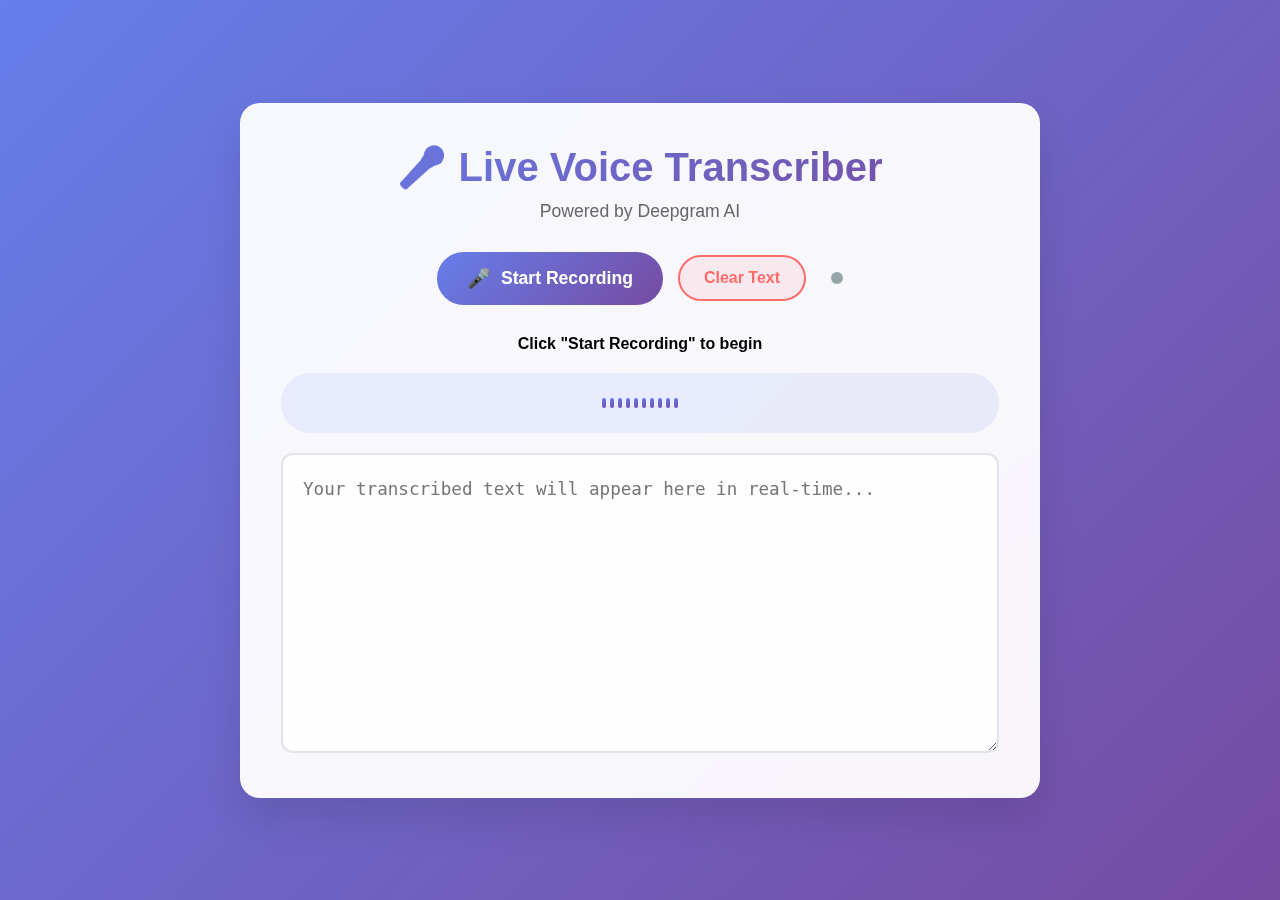
<file: index.html>
<!DOCTYPE html>
<html lang="en">
<head>
    <meta charset="UTF-8">
    <meta name="viewport" content="width=device-width, initial-scale=1.0">
    <title>Live Voice Transcriber</title>
    <style>
        * {
            margin: 0;
            padding: 0;
            box-sizing: border-box;
        }

        body {
            font-family: -apple-system, BlinkMacSystemFont, 'Segoe UI', Roboto, sans-serif;
            background: linear-gradient(135deg, #667eea 0%, #764ba2 100%);
            min-height: 100vh;
            padding: 20px;
            display: flex;
            align-items: center;
            justify-content: center;
        }

        .container {
            background: rgba(255, 255, 255, 0.95);
            backdrop-filter: blur(20px);
            border-radius: 20px;
            padding: 40px;
            box-shadow: 0 20px 40px rgba(0, 0, 0, 0.1);
            width: 100%;
            max-width: 800px;
            border: 1px solid rgba(255, 255, 255, 0.2);
        }

        .header {
            text-align: center;
            margin-bottom: 30px;
        }

        .title {
            font-size: 2.5rem;
            font-weight: 700;
            background: linear-gradient(135deg, #667eea, #764ba2);
            -webkit-background-clip: text;
            background-clip: text;
            -webkit-text-fill-color: transparent;
            margin-bottom: 10px;
        }

        .subtitle {
            color: #666;
            font-size: 1.1rem;
        }

        .api-section {
            margin-bottom: 30px;
        }

        .api-input {
            width: 100%;
            padding: 15px 20px;
            border: 2px solid #e1e5e9;
            border-radius: 12px;
            font-size: 1rem;
            transition: all 0.3s ease;
            background: rgba(255, 255, 255, 0.8);
        }

        .api-input:focus {
            outline: none;
            border-color: #667eea;
            background: rgba(255, 255, 255, 1);
            box-shadow: 0 0 0 3px rgba(102, 126, 234, 0.1);
        }

        .controls {
            display: flex;
            gap: 15px;
            margin-bottom: 30px;
            align-items: center;
            justify-content: center;
        }

        .record-btn {
            background: linear-gradient(135deg, #667eea, #764ba2);
            color: white;
            border: none;
            padding: 15px 30px;
            border-radius: 50px;
            font-size: 1.1rem;
            font-weight: 600;
            cursor: pointer;
            transition: all 0.3s ease;
            display: flex;
            align-items: center;
            gap: 10px;
            min-width: 140px;
            justify-content: center;
        }

        .record-btn:hover {
            transform: translateY(-2px);
            box-shadow: 0 10px 25px rgba(102, 126, 234, 0.3);
        }

        .record-btn:active {
            transform: translateY(0);
        }

        .record-btn.recording {
            background: linear-gradient(135deg, #ff6b6b, #ee5a24);
            animation: pulse 2s infinite;
        }

        @keyframes pulse {
            0% { transform: scale(1); }
            50% { transform: scale(1.05); }
            100% { transform: scale(1); }
        }

        .clear-btn {
            background: rgba(255, 107, 107, 0.1);
            color: #ff6b6b;
            border: 2px solid #ff6b6b;
            padding: 12px 24px;
            border-radius: 50px;
            font-size: 1rem;
            font-weight: 600;
            cursor: pointer;
            transition: all 0.3s ease;
        }

        .clear-btn:hover {
            background: #ff6b6b;
            color: white;
            transform: translateY(-2px);
        }

        .status {
            text-align: center;
            margin-bottom: 20px;
            font-weight: 600;
            font-size: 1rem;
        }

        .status.idle { color: #666; }
        .status.listening { color: #667eea; }
        .status.processing { color: #f39c12; }
        .status.error { color: #ff6b6b; }

        .transcript-area {
            width: 100%;
            min-height: 300px;
            padding: 20px;
            border: 2px solid #e1e5e9;
            border-radius: 12px;
            font-size: 1.1rem;
            line-height: 1.6;
            resize: vertical;
            background: rgba(255, 255, 255, 0.8);
            transition: all 0.3s ease;
        }

        .transcript-area:focus {
            outline: none;
            border-color: #667eea;
            background: rgba(255, 255, 255, 1);
            box-shadow: 0 0 0 3px rgba(102, 126, 234, 0.1);
        }

        .audio-visualizer {
            height: 60px;
            background: rgba(102, 126, 234, 0.1);
            border-radius: 30px;
            margin: 20px 0;
            display: flex;
            align-items: center;
            justify-content: center;
            overflow: hidden;
            position: relative;
        }

        .visualizer-bar {
            width: 4px;
            background: linear-gradient(135deg, #667eea, #764ba2);
            margin: 0 2px;
            border-radius: 2px;
            transition: height 0.1s ease;
            height: 10px;
        }

        .mic-icon {
            font-size: 1.2rem;
        }

        .error-message {
            background: rgba(255, 107, 107, 0.1);
            color: #c0392b;
            padding: 15px;
            border-radius: 10px;
            margin-bottom: 20px;
            border-left: 4px solid #ff6b6b;
            display: none;
        }

        .connection-indicator {
            width: 12px;
            height: 12px;
            border-radius: 50%;
            background: #95a5a6;
            margin-left: 10px;
            transition: background 0.3s ease;
        }

        .connection-indicator.connected {
            background: #27ae60;
            box-shadow: 0 0 10px rgba(39, 174, 96, 0.5);
        }

        @media (max-width: 600px) {
            .container {
                padding: 20px;
                margin: 10px;
            }
            
            .title {
                font-size: 2rem;
            }
            
            .controls {
                flex-direction: column;
            }
        }
    </style>
</head>
<body>
    <div class="container">
        <div class="header">
            <h1 class="title">🎤 Live Voice Transcriber</h1>
            <p class="subtitle">Powered by Deepgram AI</p>
        </div>

        <div class="error-message" id="errorMessage"></div>



        <div class="controls">
            <button class="record-btn" id="recordBtn">
                <span class="mic-icon">🎤</span>
                <span id="recordText">Start Recording</span>
            </button>
            <button class="clear-btn" id="clearBtn">Clear Text</button>
            <div class="connection-indicator" id="connectionIndicator"></div>
        </div>

        <div class="status" id="status"> Click "Start Recording" to begin</div>

        <div class="audio-visualizer" id="visualizer">
            <div class="visualizer-bar"></div>
            <div class="visualizer-bar"></div>
            <div class="visualizer-bar"></div>
            <div class="visualizer-bar"></div>
            <div class="visualizer-bar"></div>
            <div class="visualizer-bar"></div>
            <div class="visualizer-bar"></div>
            <div class="visualizer-bar"></div>
            <div class="visualizer-bar"></div>
            <div class="visualizer-bar"></div>
        </div>

        <textarea 
            class="transcript-area" 
            id="transcriptArea" 
            placeholder="Your transcribed text will appear here in real-time..."
            readonly
        ></textarea>
    </div>

    <script>
        class DeepgramTranscriber {
            constructor() {
                this.isRecording = false;
                this.mediaRecorder = null;
                this.audioContext = null;
                this.analyser = null;
                this.websocket = null;
                this.apiKey = '18ffa7cdaadbea79e280884db22ed97bbab21b73'

                
                this.initializeElements();
                this.setupEventListeners();
                this.startAudioVisualization();
            }

            initializeElements() {
                this.recordBtn = document.getElementById('recordBtn');
                this.recordText = document.getElementById('recordText');
                this.clearBtn = document.getElementById('clearBtn');
                this.status = document.getElementById('status');
                this.transcriptArea = document.getElementById('transcriptArea');
                this.errorMessage = document.getElementById('errorMessage');
                this.connectionIndicator = document.getElementById('connectionIndicator');
                this.visualizerBars = document.querySelectorAll('.visualizer-bar');
            }

            setupEventListeners() {
                this.recordBtn.addEventListener('click', () => this.toggleRecording());
                this.clearBtn.addEventListener('click', () => this.clearTranscript());
            }

            showError(message) {
                this.errorMessage.textContent = message;
                this.errorMessage.style.display = 'block';
            }

            hideError() {
                this.errorMessage.style.display = 'none';
            }

            updateStatus(message, className = 'idle') {
                this.status.textContent = message;
                this.status.className = `status ${className}`;
            }

            clearTranscript() {
                this.transcriptArea.value = '';
            }

            async toggleRecording() {
                if (!this.isRecording) {
                    await this.startRecording();
                } else {
                    this.stopRecording();
                }
            }

            async startRecording() {
                if (!this.apiKey || this.apiKey === 'YOUR_DEEPGRAM_API_KEY_HERE') {
                    this.showError('Please replace YOUR_DEEPGRAM_API_KEY_HERE in the code with your actual Deepgram API key');
                    return;
                }

                try {
                    this.hideError();
                    this.updateStatus('Requesting microphone access...', 'processing');

                    const stream = await navigator.mediaDevices.getUserMedia({ 
                        audio: {
                            echoCancellation: true,
                            noiseSuppression: true,
                            sampleRate: 16000
                        } 
                    });

                    await this.setupWebSocket();
                    this.setupAudioProcessing(stream);
                    
                    this.isRecording = true;
                    this.recordBtn.classList.add('recording');
                    this.recordText.textContent = 'Stop Recording';
                    this.updateStatus('🔴 Recording and transcribing...', 'listening');

                } catch (error) {
                    console.error('Error starting recording:', error);
                    this.showError('Failed to access microphone or connect to Deepgram. Please check your API key and permissions.');
                    this.updateStatus('Error occurred', 'error');
                }
            }

            async setupWebSocket() {
                return new Promise((resolve, reject) => {
                    const wsUrl = `wss://api.deepgram.com/v1/listen?model=nova-2&language=en&smart_format=true&interim_results=true&endpointing=300`;
                    
                    this.websocket = new WebSocket(wsUrl, ['token', this.apiKey]);

                    this.websocket.onopen = () => {
                        console.log('WebSocket connected');
                        this.connectionIndicator.classList.add('connected');
                        resolve();
                    };

                    this.websocket.onmessage = (event) => {
                        const data = JSON.parse(event.data);
                        this.handleTranscription(data);
                    };

                    this.websocket.onclose = () => {
                        console.log('WebSocket closed');
                        this.connectionIndicator.classList.remove('connected');
                    };

                    this.websocket.onerror = (error) => {
                        console.error('WebSocket error:', error);
                        reject(error);
                    };

                    // Timeout for connection
                    setTimeout(() => {
                        if (this.websocket.readyState !== WebSocket.OPEN) {
                            reject(new Error('WebSocket connection timeout'));
                        }
                    }, 10000);
                });
            }

            setupAudioProcessing(stream) {
                this.audioContext = new (window.AudioContext || window.webkitAudioContext)();
                const source = this.audioContext.createMediaStreamSource(stream);
                
                // Setup analyser for visualization
                this.analyser = this.audioContext.createAnalyser();
                this.analyser.fftSize = 256;
                source.connect(this.analyser);

                // Setup MediaRecorder for sending audio data
                this.mediaRecorder = new MediaRecorder(stream, {
                    mimeType: 'audio/webm;codecs=opus'
                });

                this.mediaRecorder.ondataavailable = (event) => {
                    if (event.data.size > 0 && this.websocket && this.websocket.readyState === WebSocket.OPEN) {
                        this.websocket.send(event.data);
                    }
                };

                this.mediaRecorder.start(250); // Send data every 250ms
            }

            handleTranscription(data) {
                if (data.channel && data.channel.alternatives && data.channel.alternatives[0]) {
                    const transcript = data.channel.alternatives[0].transcript;
                    const isFinal = data.is_final;

                    if (transcript && transcript.trim()) {
                        if (isFinal) {
                            // Add final transcript to the text area
                            if (this.transcriptArea.value) {
                                this.transcriptArea.value += ' ' + transcript;
                            } else {
                                this.transcriptArea.value = transcript;
                            }
                            // Auto-scroll to bottom
                            this.transcriptArea.scrollTop = this.transcriptArea.scrollHeight;
                        }
                    }
                }
            }

            stopRecording() {
                this.isRecording = false;
                this.recordBtn.classList.remove('recording');
                this.recordText.textContent = 'Start Recording';
                this.updateStatus('Recording stopped', 'idle');

                if (this.mediaRecorder && this.mediaRecorder.state !== 'inactive') {
                    this.mediaRecorder.stop();
                }

                if (this.audioContext) {
                    this.audioContext.close();
                    this.audioContext = null;
                }

                if (this.websocket) {
                    this.websocket.close();
                    this.websocket = null;
                }

                this.connectionIndicator.classList.remove('connected');
            }

            startAudioVisualization() {
                const animate = () => {
                    if (this.analyser && this.isRecording) {
                        const dataArray = new Uint8Array(this.analyser.frequencyBinCount);
                        this.analyser.getByteFrequencyData(dataArray);

                        // Update visualizer bars
                        this.visualizerBars.forEach((bar, index) => {
                            const value = dataArray[index * 8] || 0;
                            const height = (value / 255) * 50 + 10;
                            bar.style.height = `${height}px`;
                        });
                    } else {
                        // Reset bars when not recording
                        this.visualizerBars.forEach(bar => {
                            bar.style.height = '10px';
                        });
                    }
                    requestAnimationFrame(animate);
                };
                animate();
            }
        }

        // Initialize the transcriber when the page loads
        document.addEventListener('DOMContentLoaded', () => {
            new DeepgramTranscriber();
        });

        // Handle browser compatibility
        if (!navigator.mediaDevices || !navigator.mediaDevices.getUserMedia) {
            document.getElementById('errorMessage').textContent = 'Your browser does not support audio recording. Please use a modern browser like Chrome, Firefox, or Safari.';
            document.getElementById('errorMessage').style.display = 'block';
        }
    </script>
</body>
</html>
</file>
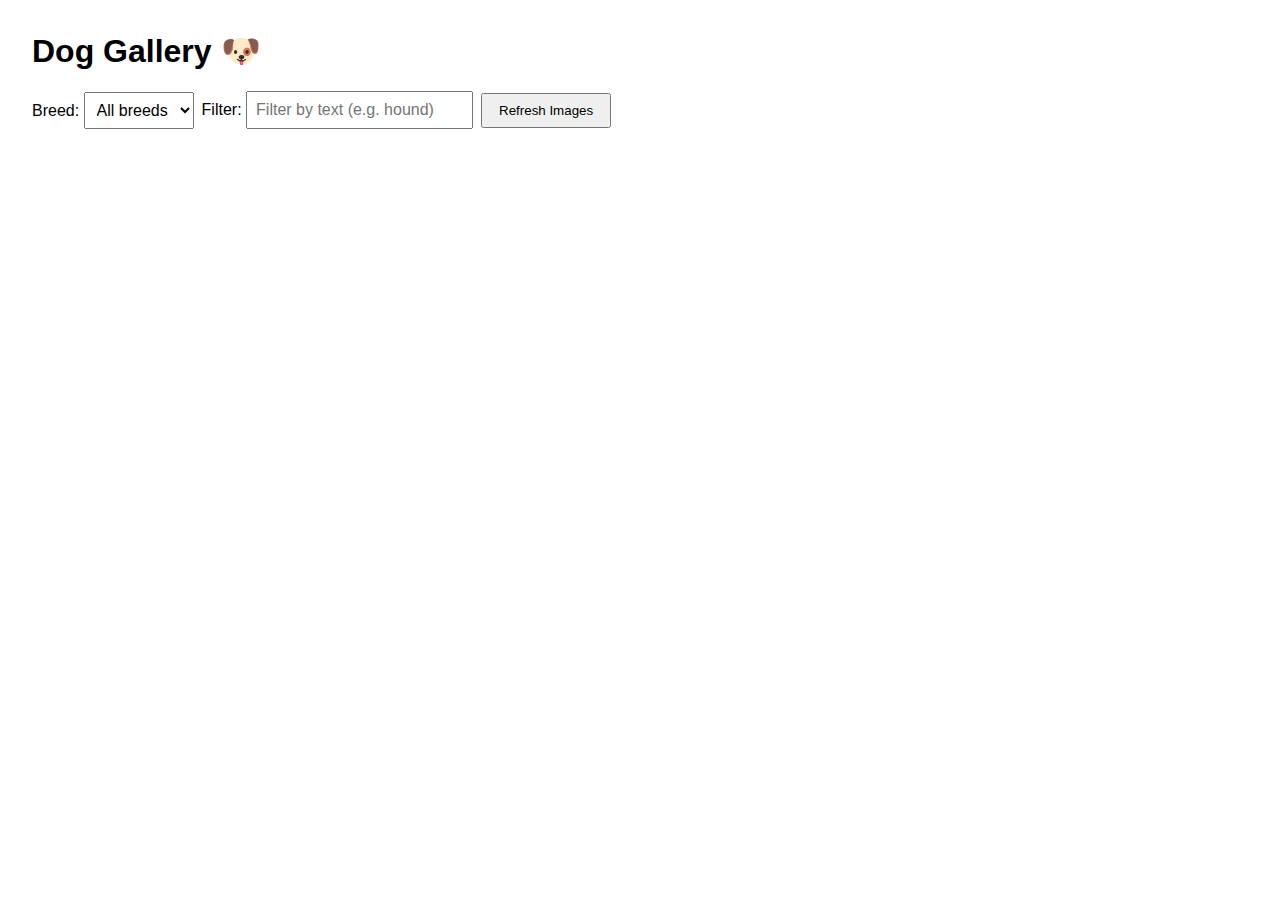
<file: API data viewer/index.html>
<!DOCTYPE html>
<html lang="en">
<head>
  <meta charset="UTF-8">
  <title>Dog Gallery with Breed Filter</title>
  <style>
    body { font-family: sans-serif; margin: 2rem; }
    form { margin-bottom: 1rem; display: flex; gap: .5rem; align-items: center; flex-wrap: wrap; }
    select, input { padding: .5rem; font-size: 1rem; }
    button { padding: .5rem 1rem; }
    .grid { display: grid; grid-template-columns: repeat(auto-fit, minmax(150px, 1fr)); gap: 1rem; }
    .grid img { width: 100%; height: auto; border-radius: 8px; }
  </style>
</head>
<body>
  <h1>Dog Gallery 🐶</h1>

  <form id="controls">
    <label>
      Breed:
      <select id="breedSelect"><option value="">All breeds</option></select>
    </label>
    <label>
      Filter:
      <input type="text" id="breedFilter" placeholder="Filter by text (e.g. hound)">
    </label>
    <button type="button" id="refreshBtn">Refresh Images</button>
  </form>

  <div id="gallery" class="grid"></div>

  <script src="app.js"></script>
</body>
</html>
</file>
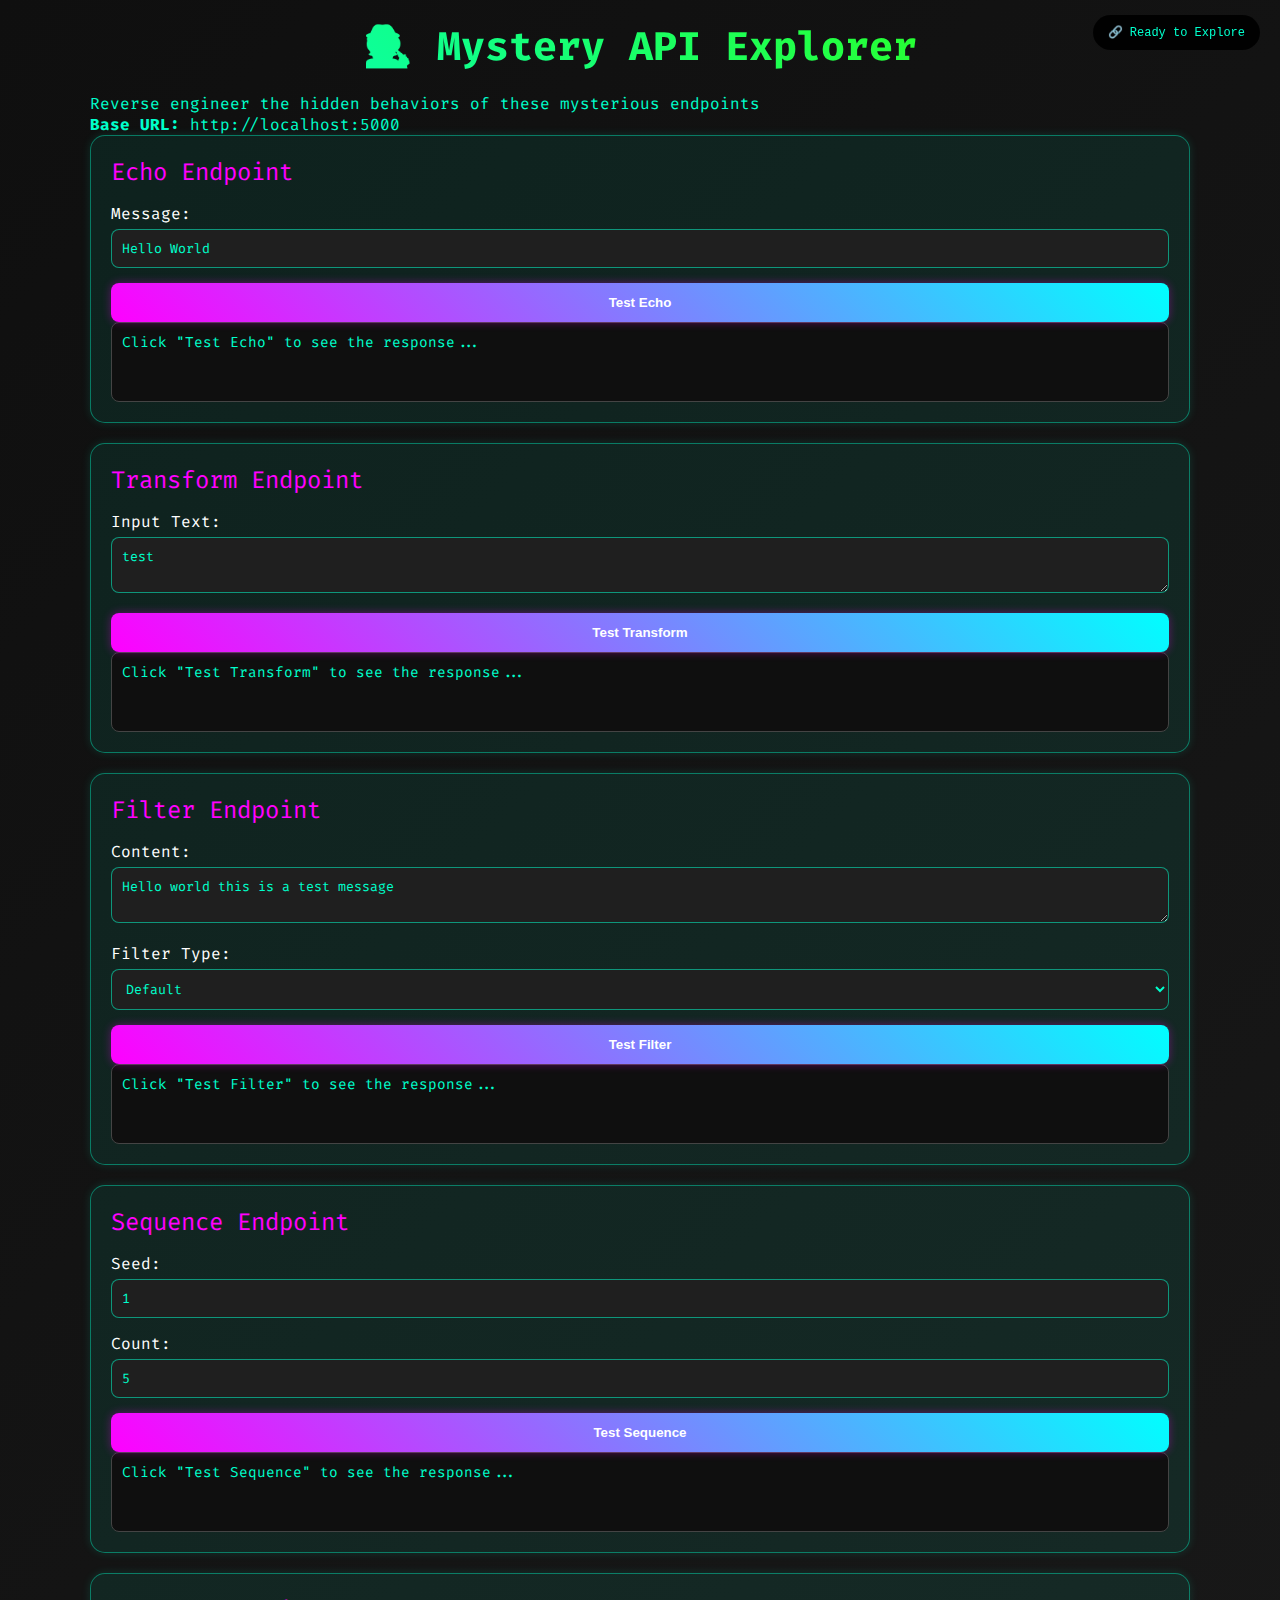
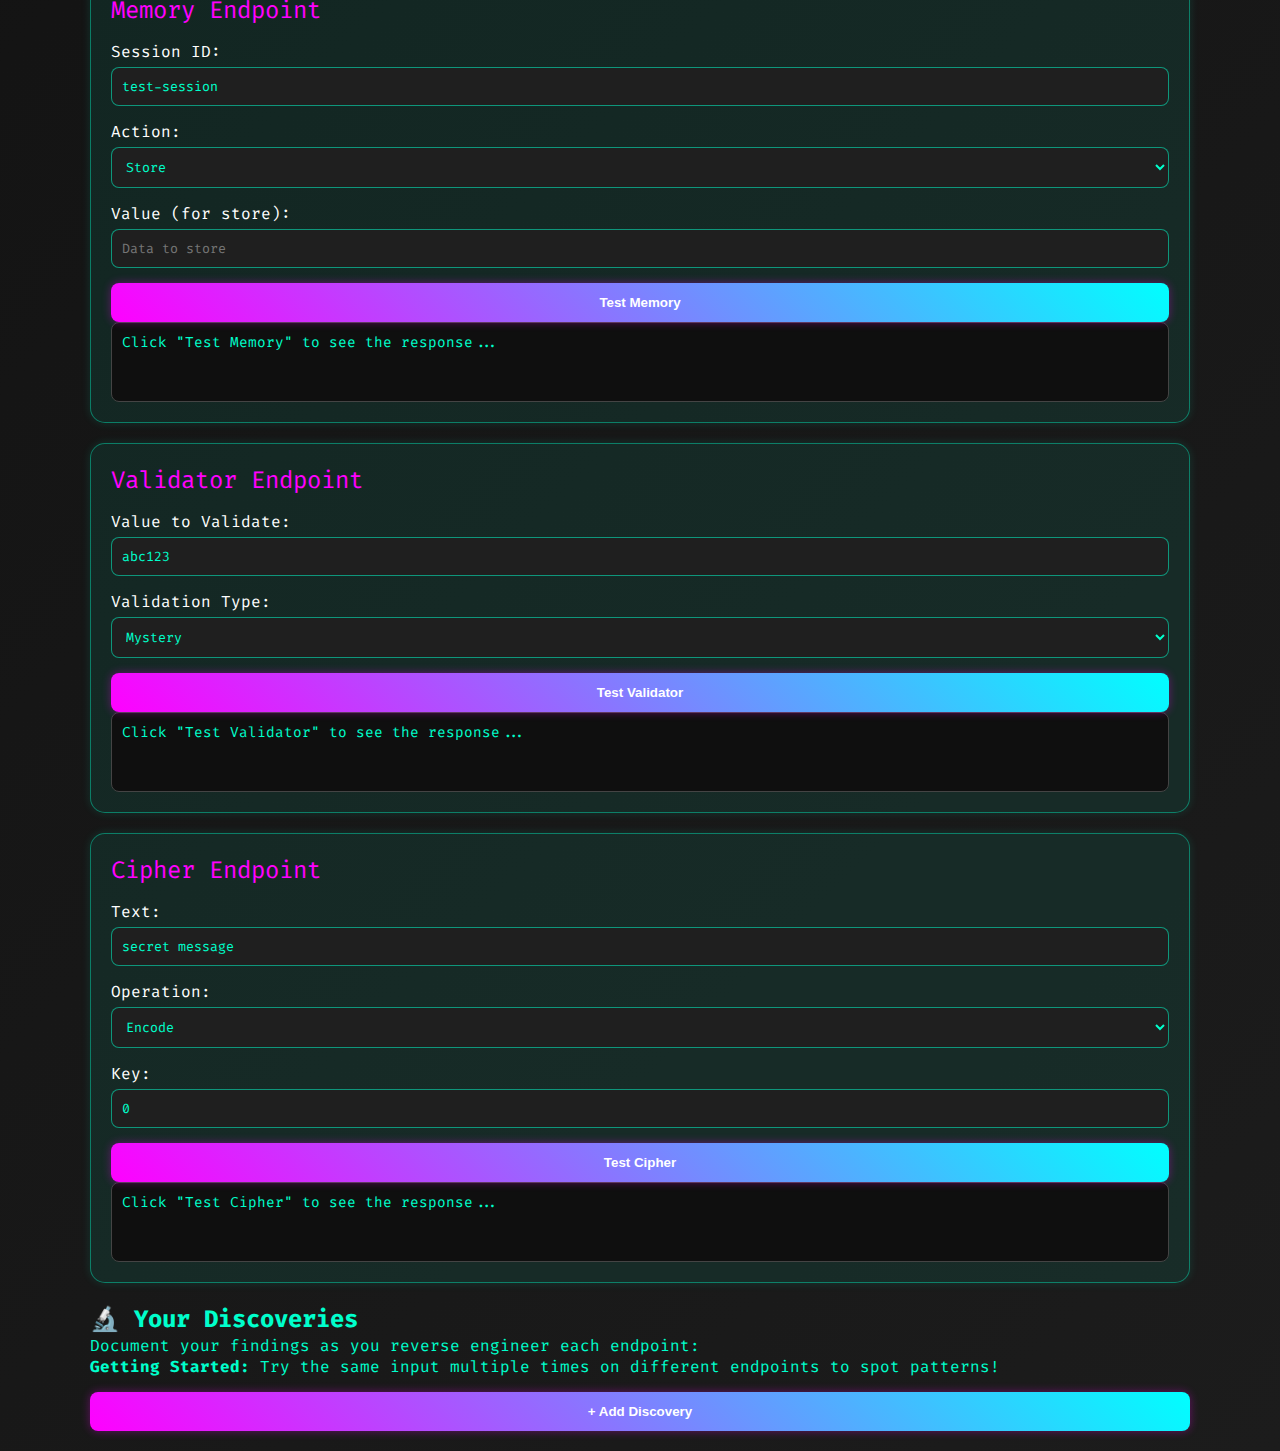
<file: blackbox/index.html>
<!DOCTYPE html>
<html lang="en">
<head>
    <meta charset="UTF-8">
    <meta name="viewport" content="width=device-width, initial-scale=1.0">
    <title>Mystery API Explorer</title>
    <style>
    @import url('https://fonts.googleapis.com/css2?family=Fira+Code:wght@400;500;600&display=swap');
    * {
        box-sizing: border-box;
        margin: 0;
        padding: 0;
    }

    body {
        font-family: 'Fira Code', monospace;
        background: linear-gradient(135deg, #0f0f0f, #1c1c1c);
        color: #00ffcc;
        min-height: 100vh;
        padding: 20px;
    }

    h1 {
        font-size: 2.5rem;
        margin-bottom: 20px;
        text-align: center;
        
        background: linear-gradient(45deg, #00ffcc, #33ff00);
        -webkit-background-clip: text;
        background-clip: text;
        -webkit-text-fill-color: transparent;
    }

    .container {
        max-width: 1100px;
        margin: auto;
    }

    .endpoint-card {
        background: rgba(0, 255, 204, 0.08);
        border: 1px solid #00ffcc66;
        border-radius: 15px;
        padding: 20px;
        margin-bottom: 20px;
        box-shadow: 0 0 10px #00ffcc22;
        transition: all 0.3s ease;
    }

    .endpoint-card:hover {
        box-shadow: 0 0 20px #00ffcc66;
        transform: translateY(-4px);
    }

    .endpoint-title {
        font-size: 1.5rem;
        margin-bottom: 15px;
        color: #ff00ff;
    }

    .input-group {
        margin-bottom: 15px;
    }

    label {
        display: block;
        margin-bottom: 5px;
        color: #ffffff;
    }

    input, textarea, select {
        width: 100%;
        background: #1f1f1f;
        border: 1px solid #00ffcc88;
        border-radius: 8px;
        padding: 10px;
        color: #00ffcc;
        font-family: 'Fira Code', monospace;
    }

    .test-button {
        width: 100%;
        background: linear-gradient(45deg, #ff00ff, #00ffff);
        border: none;
        padding: 12px;
        color: white;
        border-radius: 8px;
        font-weight: bold;
        cursor: pointer;
        box-shadow: 0 0 10px #ff00ff55;
        transition: all 0.3s ease;
    }

    .test-button:hover {
        box-shadow: 0 0 20px #ff00ff99;
        transform: scale(1.02);
    }

    .response-area {
        background: #0f0f0f;
        border: 1px solid #444;
        border-radius: 8px;
        padding: 10px;
        font-family: 'Fira Code', monospace;
        font-size: 0.9rem;
        color: #00ffcc;
        white-space: pre-wrap;
        word-wrap: break-word;
        min-height: 80px;
    }

    .status-indicator {
        position: fixed;
        top: 15px;
        right: 20px;
        padding: 10px 15px;
        border-radius: 20px;
        background: rgba(0, 0, 0, 0.9);
        color: #00ffcc;
        font-family: monospace;
        font-size: 12px;
        z-index: 999;
    }

    .loading {
        opacity: 0.6;
    }

    .success {
        color: #00ffcc;
    }

    .error {
        color: #ff4d4d;
    }
</style>

</head>
<body>
    <div class="status-indicator" id="status">🔗 Ready to Explore</div>
    
    <div class="container">
        <div class="header">
            <h1>🕵️ Mystery API Explorer</h1>
            <p>Reverse engineer the hidden behaviors of these mysterious endpoints</p>
            <p><strong>Base URL:</strong> <span id="baseUrl">http://localhost:5000</span></p>
        </div>

        <div class="endpoints-grid">
            <!-- Echo Endpoint -->
            <div class="endpoint-card">
                <div class="endpoint-title">Echo Endpoint</div>
                <div class="input-group">
                    <label>Message:</label>
                    <input type="text" id="echo-message" placeholder="Enter a message to echo">
                </div>
                <button class="test-button" onclick="testEcho()">Test Echo</button>
                <div class="response-area" id="echo-response">Click "Test Echo" to see the response...</div>
            </div>

            <!-- Transform Endpoint -->
            <div class="endpoint-card">
                <div class="endpoint-title">Transform Endpoint</div>
                <div class="input-group">
                    <label>Input Text:</label>
                    <textarea id="transform-input" placeholder="Enter text to transform"></textarea>
                </div>
                <button class="test-button" onclick="testTransform()">Test Transform</button>
                <div class="response-area" id="transform-response">Click "Test Transform" to see the response...</div>
            </div>

            <!-- Filter Endpoint -->
            <div class="endpoint-card">
                <div class="endpoint-title">Filter Endpoint</div>
                <div class="input-group">
                    <label>Content:</label>
                    <textarea id="filter-content" placeholder="Enter content to filter"></textarea>
                </div>
                <div class="input-group">
                    <label>Filter Type:</label>
                    <select id="filter-type">
                        <option value="default">Default</option>
                        <option value="numbers">Numbers</option>
                        <option value="vowels">Vowels</option>
                        <option value="reverse">Reverse</option>
                    </select>
                </div>
                <button class="test-button" onclick="testFilter()">Test Filter</button>
                <div class="response-area" id="filter-response">Click "Test Filter" to see the response...</div>
            </div>

            <!-- Sequence Endpoint -->
            <div class="endpoint-card">
                <div class="endpoint-title">Sequence Endpoint</div>
                <div class="input-group">
                    <label>Seed:</label>
                    <input type="number" id="sequence-seed" value="1" placeholder="Enter seed number">
                </div>
                <div class="input-group">
                    <label>Count:</label>
                    <input type="number" id="sequence-count" value="5" placeholder="Number of items">
                </div>
                <button class="test-button" onclick="testSequence()">Test Sequence</button>
                <div class="response-area" id="sequence-response">Click "Test Sequence" to see the response...</div>
            </div>

            <!-- Memory Endpoint -->
            <div class="endpoint-card">
                <div class="endpoint-title">Memory Endpoint</div>
                <div class="input-group">
                    <label>Session ID:</label>
                    <input type="text" id="memory-session" value="test-session" placeholder="Session identifier">
                </div>
                <div class="input-group">
                    <label>Action:</label>
                    <select id="memory-action">
                        <option value="store">Store</option>
                        <option value="retrieve">Retrieve</option>
                    </select>
                </div>
                <div class="input-group">
                    <label>Value (for store):</label>
                    <input type="text" id="memory-value" placeholder="Data to store">
                </div>
                <button class="test-button" onclick="testMemory()">Test Memory</button>
                <div class="response-area" id="memory-response">Click "Test Memory" to see the response...</div>
            </div>

            <!-- Validator Endpoint -->
            <div class="endpoint-card">
                <div class="endpoint-title">Validator Endpoint</div>
                <div class="input-group">
                    <label>Value to Validate:</label>
                    <input type="text" id="validator-value" placeholder="Enter value to validate">
                </div>
                <div class="input-group">
                    <label>Validation Type:</label>
                    <select id="validator-type">
                        <option value="mystery">Mystery</option>
                        <option value="pattern">Pattern</option>
                    </select>
                </div>
                <button class="test-button" onclick="testValidator()">Test Validator</button>
                <div class="response-area" id="validator-response">Click "Test Validator" to see the response...</div>
            </div>

            <!-- Cipher Endpoint -->
            <div class="endpoint-card">
                <div class="endpoint-title">Cipher Endpoint</div>
                <div class="input-group">
                    <label>Text:</label>
                    <input type="text" id="cipher-text" placeholder="Text to encode/decode">
                </div>
                <div class="input-group">
                    <label>Operation:</label>
                    <select id="cipher-operation">
                        <option value="encode">Encode</option>
                        <option value="decode">Decode</option>
                    </select>
                </div>
                <div class="input-group">
                    <label>Key:</label>
                    <input type="number" id="cipher-key" value="0" placeholder="Cipher key">
                </div>
                <button class="test-button" onclick="testCipher()">Test Cipher</button>
                <div class="response-area" id="cipher-response">Click "Test Cipher" to see the response...</div>
            </div>
        </div>

        <div class="discoveries">
            <h2>🔬 Your Discoveries</h2>
            <p>Document your findings as you reverse engineer each endpoint:</p>
            <div id="discoveries-list">
                <div class="discovery-item">
                    <strong>Getting Started:</strong> Try the same input multiple times on different endpoints to spot patterns!
                </div>
            </div>
            <button class="test-button" onclick="addDiscovery()" style="margin-top: 15px;">+ Add Discovery</button>
        </div>
    </div>

    <script>
        const baseUrl = 'http://localhost:5000';
        let requestCount = 0;

        function updateStatus(message, type = '') {
            const status = document.getElementById('status');
            status.textContent = message;
            status.className = 'status-indicator ' + type;
        }

        async function makeRequest(endpoint, data) {
            requestCount++;
            updateStatus(`🔄 Request #${requestCount}`, 'loading');
            
            try {
                const response = await fetch(`${baseUrl}/api/${endpoint}`, {
                    method: 'POST',
                    headers: {
                        'Content-Type': 'application/json',
                    },
                    body: JSON.stringify(data)
                });
                
                const result = await response.json();
                updateStatus(`✅ Request #${requestCount} completed`, 'success');
                return { success: true, data: result, status: response.status };
            } catch (error) {
                updateStatus(`❌ Request #${requestCount} failed`, 'error');
                return { success: false, error: error.message };
            }
        }

        async function testEcho() {
            const message = document.getElementById('echo-message').value;
            const result = await makeRequest('echo', { message });
            document.getElementById('echo-response').textContent = JSON.stringify(result, null, 2);
        }

        async function testTransform() {
            const input = document.getElementById('transform-input').value;
            const result = await makeRequest('transform', { input });
            document.getElementById('transform-response').textContent = JSON.stringify(result, null, 2);
        }

        async function testFilter() {
            const content = document.getElementById('filter-content').value;
            const type = document.getElementById('filter-type').value;
            const result = await makeRequest('filter', { content, type });
            document.getElementById('filter-response').textContent = JSON.stringify(result, null, 2);
        }

        async function testSequence() {
            const seed = parseInt(document.getElementById('sequence-seed').value);
            const count = parseInt(document.getElementById('sequence-count').value);
            const result = await makeRequest('sequence', { seed, count });
            document.getElementById('sequence-response').textContent = JSON.stringify(result, null, 2);
        }

        async function testMemory() {
            const session = document.getElementById('memory-session').value;
            const action = document.getElementById('memory-action').value;
            const value = document.getElementById('memory-value').value;
            
            const data = { session, action };
            if (action === 'store') {
                data.value = value;
            }
            
            const result = await makeRequest('memory', data);
            document.getElementById('memory-response').textContent = JSON.stringify(result, null, 2);
        }

        async function testValidator() {
            const value = document.getElementById('validator-value').value;
            const type = document.getElementById('validator-type').value;
            const result = await makeRequest('validator', { value, type });
            document.getElementById('validator-response').textContent = JSON.stringify(result, null, 2);
        }

        async function testCipher() {
            const text = document.getElementById('cipher-text').value;
            const operation = document.getElementById('cipher-operation').value;
            const key = parseInt(document.getElementById('cipher-key').value);
            const result = await makeRequest('cipher', { text, operation, key });
            document.getElementById('cipher-response').textContent = JSON.stringify(result, null, 2);
        }

        function addDiscovery() {
            const discovery = prompt("What did you discover?");
            if (discovery) {
                const discoveriesList = document.getElementById('discoveries-list');
                const discoveryItem = document.createElement('div');
                discoveryItem.className = 'discovery-item';
                discoveryItem.innerHTML = `<strong>Discovery:</strong> ${discovery}`;
                discoveriesList.appendChild(discoveryItem);
            }
        }

        // Auto-populate some example data
        document.getElementById('echo-message').value = "Hello World";
        document.getElementById('transform-input').value = "test";
        document.getElementById('filter-content').value = "Hello world this is a test message";
        document.getElementById('validator-value').value = "abc123";
        document.getElementById('cipher-text').value = "secret message";
    </script>
</body>
</html>
</file>
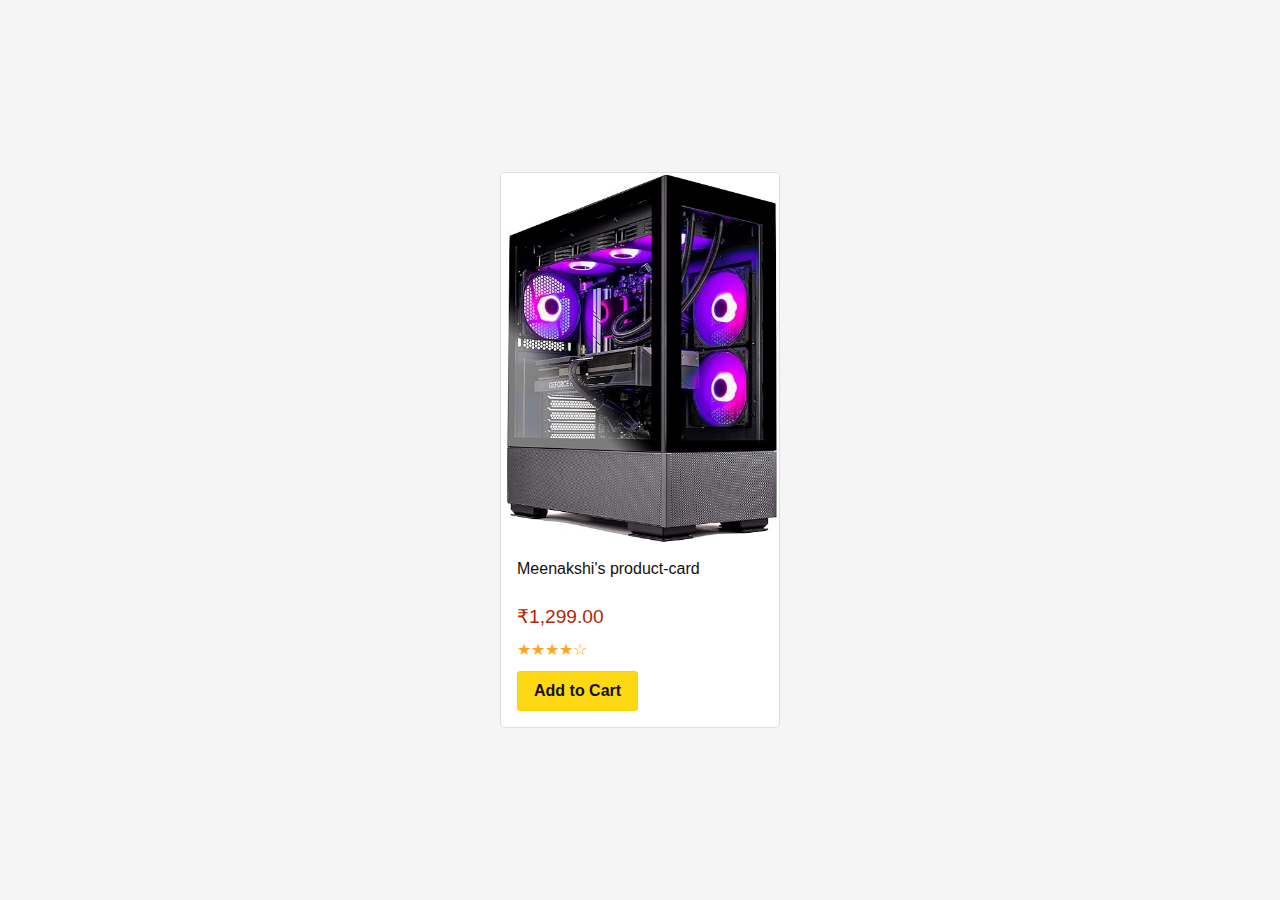
<file: project2/index.html>
<!DOCTYPE html>
<html lang="en">
<head>
  <meta charset="UTF-8" />
  <title>Centered Amazon Product Card</title>
  <link rel="stylesheet" href="style.css">

    
</head>
<body>

<div class="product-card">
  <img src="image.png" alt="Product Name">
  <div class="product-info">
    <div class="title">Meenakshi's product-card</div>
    <div class="price">₹1,299.00</div>
    <div class="rating">★★★★☆</div>
    <a href="#" class="btn">Add to Cart</a>
  </div>
</div>

</body>
</html>
</file>
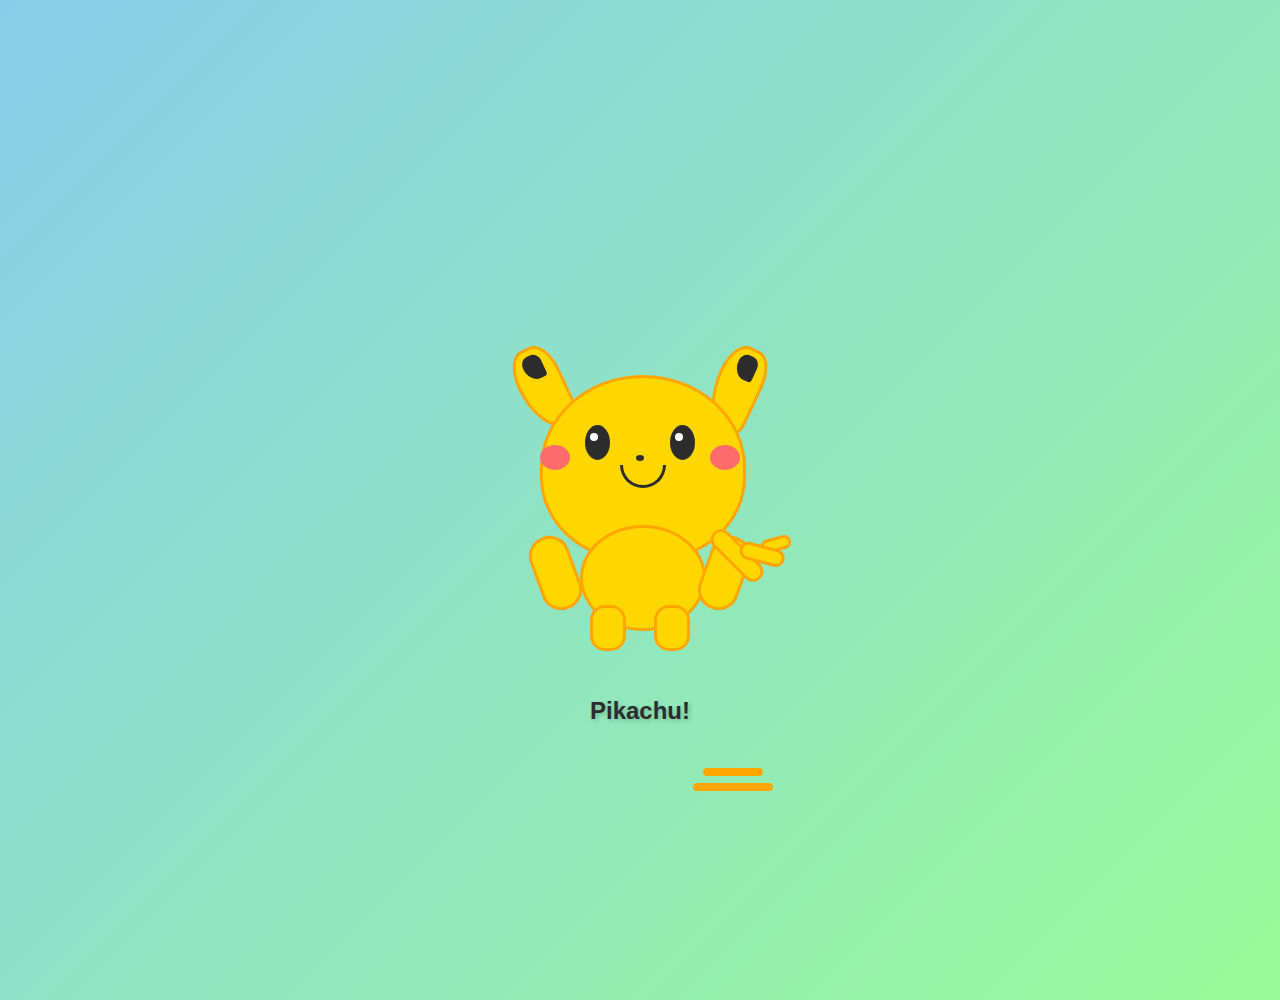
<file: project4/index.html>
<!DOCTYPE html>
<html lang="en">
<head>
    <meta charset="UTF-8">
    <meta name="viewport" content="width=device-width, initial-scale=1.0">
    <title>CSS Pikachu</title>
    <style>
        body {
            margin: 0;
            padding: 50px;
            background: linear-gradient(135deg, #87CEEB, #98FB98);
            display: flex;
            justify-content: center;
            align-items: center;
            min-height: 100vh;
            font-family: Arial, sans-serif;
        }

        .pikachu {
            position: relative;
            width: 300px;
            height: 350px;
            animation: float 3s ease-in-out infinite;
        }

        @keyframes float {
            0%, 100% { transform: translateY(0px); }
            50% { transform: translateY(-10px); }
        }

        /* Head */
        .head {
            position: absolute;
            width: 200px;
            height: 180px;
            background: #FFD700;
            border-radius: 50% 50% 45% 45%;
            top: 50px;
            left: 50px;
            border: 3px solid #FFA500;
        }

        /* Ears */
        .ear {
            position: absolute;
            width: 40px;
            height: 80px;
            background: #FFD700;
            border-radius: 50% 50% 20% 80%;
            border: 3px solid #FFA500;
        }

        .ear.left {
            top: 20px;
            left: 30px;
            transform: rotate(-25deg);
        }

        .ear.right {
            top: 20px;
            right: 30px;
            transform: rotate(25deg);
        }

        .ear-tip {
            position: absolute;
            width: 20px;
            height: 25px;
            background: #2C2C2C;
            border-radius: 50% 50% 20% 80%;
            top: 5px;
            left: 10px;
        }

        /* Eyes */
        .eye {
            position: absolute;
            width: 25px;
            height: 35px;
            background: #2C2C2C;
            border-radius: 50%;
            top: 100px;
        }

        .eye.left {
            left: 95px;
        }

        .eye.right {
            right: 95px;
        }

        .eye-shine {
            position: absolute;
            width: 8px;
            height: 8px;
            background: white;
            border-radius: 50%;
            top: 8px;
            left: 5px;
        }

        /* Nose */
        .nose {
            position: absolute;
            width: 8px;
            height: 6px;
            background: #2C2C2C;
            border-radius: 50%;
            top: 130px;
            left: 146px;
        }

        /* Mouth */
        .mouth {
            position: absolute;
            width: 40px;
            height: 20px;
            border: 3px solid #2C2C2C;
            border-top: none;
            border-radius: 0 0 40px 40px;
            top: 140px;
            left: 130px;
            background: transparent;
        }

        /* Cheeks */
        .cheek {
            position: absolute;
            width: 30px;
            height: 25px;
            background: #FF6B6B;
            border-radius: 50%;
            top: 120px;
            animation: glow 2s ease-in-out infinite alternate;
        }

        .cheek.left {
            left: 50px;
        }

        .cheek.right {
            right: 50px;
        }

        @keyframes glow {
            from { box-shadow: 0 0 5px #FF6B6B; }
            to { box-shadow: 0 0 15px #FF6B6B, 0 0 20px #FF6B6B; }
        }

        /* Body */
        .body {
            position: absolute;
            width: 120px;
            height: 100px;
            background: #FFD700;
            border-radius: 50%;
            top: 200px;
            left: 90px;
            border: 3px solid #FFA500;
        }

        /* Arms */
        .arm {
            position: absolute;
            width: 35px;
            height: 70px;
            background: #FFD700;
            border-radius: 20px;
            border: 3px solid #FFA500;
        }

        .arm.left {
            top: 210px;
            left: 45px;
            transform: rotate(-20deg);
        }

        .arm.right {
            top: 210px;
            right: 45px;
            transform: rotate(20deg);
        }

        /* Legs */
        .leg {
            position: absolute;
            width: 30px;
            height: 40px;
            background: #FFD700;
            border-radius: 15px;
            border: 3px solid #FFA500;
        }

        .leg.left {
            top: 280px;
            left: 100px;
        }

        .leg.right {
            top: 280px;
            right: 100px;
        }

        /* Tail */
        .tail {
            position: absolute;
            width: 60px;
            height: 15px;
            background: #FFD700;
            border-radius: 20px;
            top: 220px;
            right: 20px;
            transform: rotate(45deg);
            border: 3px solid #FFA500;
        }

        .tail::after {
            content: '';
            position: absolute;
            width: 40px;
            height: 12px;
            background: #FFD700;
            border-radius: 20px;
            top: -20px;
            right: -10px;
            transform: rotate(-30deg);
            border: 3px solid #FFA500;
        }

        .tail::before {
            content: '';
            position: absolute;
            width: 25px;
            height: 8px;
            background: #FFD700;
            border-radius: 20px;
            top: -35px;
            right: -5px;
            transform: rotate(-60deg);
            border: 3px solid #FFA500;
        }

        /* Belly stripes */
        .stripe {
            position: absolute;
            height: 8px;
            background: #FFA500;
            border-radius: 4px;
        }

        .stripe:nth-child(1) {
            width: 60px;
            top: 240px;
            left: 120px;
        }

        .stripe:nth-child(2) {
            width: 80px;
            top: 255px;
            left: 110px;
        }

        /* Title */
        .title {
            position: absolute;
            bottom: -50px;
            left: 50%;
            transform: translateX(-50%);
            font-size: 24px;
            font-weight: bold;
            color: #2C2C2C;
            text-shadow: 2px 2px 4px rgba(0,0,0,0.2);
        }
    </style>
</head>
<body>
    <div class="pikachu">
        <!-- Ears -->
        <div class="ear left">
            <div class="ear-tip"></div>
        </div>
        <div class="ear right">
            <div class="ear-tip"></div>
        </div>
        
        <!-- Head -->
        <div class="head"></div>
        
        <!-- Eyes -->
        <div class="eye left">
            <div class="eye-shine"></div>
        </div>
        <div class="eye right">
            <div class="eye-shine"></div>
        </div>
        
        <!-- Nose -->
        <div class="nose"></div>
        
        <!-- Mouth -->
        <div class="mouth"></div>
        
        <!-- Cheeks -->
        <div class="cheek left"></div>
        <div class="cheek right"></div>
        
        <!-- Body -->
        <div class="body">
            <div class="stripe"></div>
            <div class="stripe"></div>
        </div>
        
        <!-- Arms -->
        <div class="arm left"></div>
        <div class="arm right"></div>
        
        <!-- Legs -->
        <div class="leg left"></div>
        <div class="leg right"></div>
        
        <!-- Tail -->
        <div class="tail"></div>
        
        <div class="title">Pikachu!</div>
    </div>
</body>
</html>
</file>
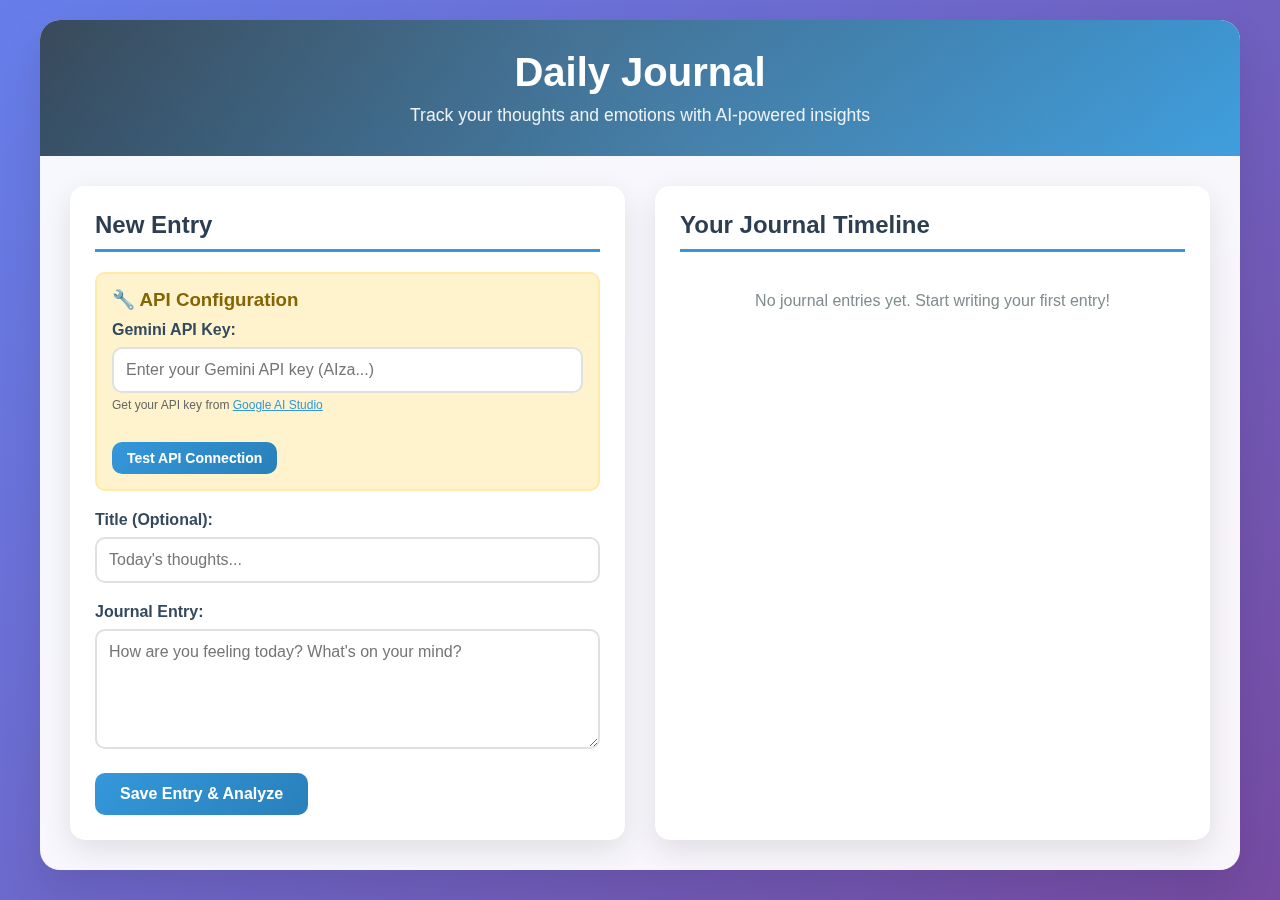
<file: project6/index.html>
<!DOCTYPE html>
<html lang="en">
<head>
    <meta charset="UTF-8">
    <meta name="viewport" content="width=device-width, initial-scale=1.0">
    <title>Daily Journal - Mood Tracker</title>
    <style>
        * {
            margin: 0;
            padding: 0;
            box-sizing: border-box;
        }

        body {
            font-family: 'Segoe UI', Tahoma, Geneva, Verdana, sans-serif;
            background: linear-gradient(135deg, #667eea 0%, #764ba2 100%);
            min-height: 100vh;
            padding: 20px;
        }

        .container {
            max-width: 1200px;
            margin: 0 auto;
            background: rgba(255, 255, 255, 0.95);
            border-radius: 20px;
            box-shadow: 0 20px 40px rgba(0, 0, 0, 0.1);
            backdrop-filter: blur(10px);
            overflow: hidden;
        }

        .header {
            background: linear-gradient(135deg, #2c3e50, #3498db);
            color: white;
            padding: 30px;
            text-align: center;
            position: relative;
            overflow: hidden;
        }

        .header::before {
            content: '';
            position: absolute;
            top: -50%;
            left: -50%;
            width: 200%;
            height: 200%;
            background: linear-gradient(45deg, transparent, rgba(255, 255, 255, 0.1), transparent);
            animation: shimmer 3s infinite;
        }

        @keyframes shimmer {
            0% { transform: translateX(-100%) translateY(-100%) rotate(45deg); }
            100% { transform: translateX(100%) translateY(100%) rotate(45deg); }
        }

        .header h1 {
            font-size: 2.5rem;
            margin-bottom: 10px;
            position: relative;
            z-index: 1;
        }

        .header p {
            font-size: 1.1rem;
            opacity: 0.9;
            position: relative;
            z-index: 1;
        }

        .main-content {
            display: grid;
            grid-template-columns: 1fr 1fr;
            gap: 30px;
            padding: 30px;
        }

        .journal-section {
            background: white;
            border-radius: 15px;
            padding: 25px;
            box-shadow: 0 10px 30px rgba(0, 0, 0, 0.1);
            transition: transform 0.3s ease, box-shadow 0.3s ease;
        }

        .journal-section:hover {
            transform: translateY(-5px);
            box-shadow: 0 15px 40px rgba(0, 0, 0, 0.15);
        }

        .section-title {
            font-size: 1.5rem;
            color: #2c3e50;
            margin-bottom: 20px;
            padding-bottom: 10px;
            border-bottom: 3px solid #3498db;
        }

        .form-group {
            margin-bottom: 20px;
        }

        label {
            display: block;
            margin-bottom: 8px;
            font-weight: 600;
            color: #34495e;
        }

        input, textarea {
            width: 100%;
            padding: 12px;
            border: 2px solid #e0e0e0;
            border-radius: 10px;
            font-size: 16px;
            transition: border-color 0.3s ease, box-shadow 0.3s ease;
        }

        input:focus, textarea:focus {
            outline: none;
            border-color: #3498db;
            box-shadow: 0 0 0 3px rgba(52, 152, 219, 0.1);
        }

        textarea {
            resize: vertical;
            min-height: 120px;
            font-family: inherit;
        }

        .btn {
            background: linear-gradient(135deg, #3498db, #2980b9);
            color: white;
            border: none;
            padding: 12px 25px;
            border-radius: 10px;
            font-size: 16px;
            font-weight: 600;
            cursor: pointer;
            transition: all 0.3s ease;
            position: relative;
            overflow: hidden;
        }

        .btn:hover {
            transform: translateY(-2px);
            box-shadow: 0 10px 20px rgba(52, 152, 219, 0.3);
        }

        .btn:active {
            transform: translateY(0);
        }

        .btn:disabled {
            opacity: 0.6;
            cursor: not-allowed;
        }

        .api-setup {
            background: #fff3cd;
            border: 2px solid #ffeaa7;
            border-radius: 10px;
            padding: 15px;
            margin-bottom: 20px;
        }

        .api-setup h3 {
            color: #856404;
            margin-bottom: 10px;
        }

        .timeline {
            max-height: 600px;
            overflow-y: auto;
        }

        .timeline::-webkit-scrollbar {
            width: 8px;
        }

        .timeline::-webkit-scrollbar-track {
            background: #f1f1f1;
            border-radius: 10px;
        }

        .timeline::-webkit-scrollbar-thumb {
            background: #3498db;
            border-radius: 10px;
        }

        .entry {
            background: #f8f9fa;
            border-left: 4px solid #3498db;
            padding: 20px;
            margin-bottom: 15px;
            border-radius: 0 10px 10px 0;
            transition: all 0.3s ease;
            position: relative;
        }

        .entry:hover {
            background: #e8f4f8;
            transform: translateX(5px);
        }

        .entry-date {
            font-weight: 600;
            color: #2c3e50;
            margin-bottom: 10px;
        }

        .entry-content {
            margin-bottom: 15px;
            line-height: 1.6;
            color: #34495e;
        }

        .entry-analysis {
            background: rgba(52, 152, 219, 0.1);
            padding: 12px;
            border-radius: 8px;
            font-size: 14px;
            color: #2c3e50;
        }

        .mood-indicator {
            display: inline-block;
            width: 20px;
            height: 20px;
            border-radius: 50%;
            margin-right: 10px;
            vertical-align: middle;
        }

        .mood-positive { background: #27ae60; }
        .mood-neutral { background: #f39c12; }
        .mood-negative { background: #e74c3c; }

        .loading {
            text-align: center;
            padding: 20px;
            color: #7f8c8d;
        }

        .spinner {
            border: 3px solid #f3f3f3;
            border-top: 3px solid #3498db;
            border-radius: 50%;
            width: 30px;
            height: 30px;
            animation: spin 1s linear infinite;
            margin: 0 auto 10px;
        }

        @keyframes spin {
            0% { transform: rotate(0deg); }
            100% { transform: rotate(360deg); }
        }

        .error {
            background: #ffebee;
            color: #c62828;
            padding: 10px;
            border-radius: 5px;
            margin: 10px 0;
            border-left: 4px solid #f44336;
        }

        .success {
            background: #e8f5e8;
            color: #2e7d32;
            padding: 10px;
            border-radius: 5px;
            margin: 10px 0;
            border-left: 4px solid #4caf50;
        }

        @media (max-width: 768px) {
            .main-content {
                grid-template-columns: 1fr;
                gap: 20px;
                padding: 20px;
            }
            
            .header h1 {
                font-size: 2rem;
            }
        }
    </style>
</head>
<body>
    <div class="container">
        <div class="header">
            <h1>Daily Journal</h1>
            <p>Track your thoughts and emotions with AI-powered insights</p>
        </div>

        <div class="main-content">
            <div class="journal-section">
                <h2 class="section-title">New Entry</h2>
                
                <div class="api-setup">
                    <h3>🔧 API Configuration</h3>
                    <div class="form-group">
                        <label for="apiKey">Gemini API Key:</label>
                        <input type="password" id="apiKey" placeholder="Enter your Gemini API key (AIza...)">
                        <small style="color: #666; font-size: 12px; margin-top: 5px; display: block;">
                            Get your API key from <a href="https://makersuite.google.com/app/apikey" target="_blank" style="color: #3498db;">Google AI Studio</a>
                        </small>
                    </div>
                    <button type="button" id="testApiBtn" class="btn" style="font-size: 14px; padding: 8px 15px; margin-top: 10px;">
                        Test API Connection
                    </button>
                </div>

                <form id="journalForm">
                    <div class="form-group">
                        <label for="entryTitle">Title (Optional):</label>
                        <input type="text" id="entryTitle" placeholder="Today's thoughts...">
                    </div>
                    
                    <div class="form-group">
                        <label for="entryContent">Journal Entry:</label>
                        <textarea id="entryContent" placeholder="How are you feeling today? What's on your mind?" required></textarea>
                    </div>
                    
                    <button type="submit" class="btn" id="submitBtn">
                        Save Entry & Analyze
                    </button>
                </form>

                <div id="analysisResult"></div>
            </div>

            <div class="journal-section">
                <h2 class="section-title">Your Journal Timeline</h2>
                <div id="timeline" class="timeline">
                    <div class="loading">
                        <p>Your journal entries will appear here...</p>
                    </div>
                </div>
            </div>
        </div>
    </div>

    <script>
        class JournalApp {
            constructor() {
                this.entries = this.loadEntries();
                this.apiKey = '';
                this.initializeEventListeners();
                this.renderTimeline();
            }

            initializeEventListeners() {
                document.getElementById('journalForm').addEventListener('submit', (e) => {
                    e.preventDefault();
                    this.handleSubmit();
                });

                document.getElementById('apiKey').addEventListener('input', (e) => {
                    this.apiKey = e.target.value.trim();
                });

                document.getElementById('testApiBtn').addEventListener('click', () => {
                    this.testApiConnection();
                });
            }

            async testApiConnection() {
                const testBtn = document.getElementById('testApiBtn');
                const resultDiv = document.getElementById('analysisResult');

                if (!this.apiKey) {
                    this.showMessage('Please enter your API key first.', 'error');
                    return;
                }

                testBtn.disabled = true;
                testBtn.innerHTML = 'Testing...';

                try {
                    const response = await fetch(`https://generativelanguage.googleapis.com/v1beta/models/gemini-1.5-flash-latest:generateContent?key=${this.apiKey}`, {
                        method: 'POST',
                        headers: {
                            'Content-Type': 'application/json',
                        },
                        body: JSON.stringify({
                            contents: [{
                                parts: [{
                                    text: "Hello, this is a test message. Please respond with 'API connection successful!'"
                                }]
                            }]
                        })
                    });

                    if (response.ok) {
                        this.showMessage('✅ API connection successful! You can now analyze your journal entries.', 'success');
                    } else {
                        const errorData = await response.json();
                        this.showMessage(`❌ API connection failed: ${response.status} - ${errorData.error?.message || 'Unknown error'}`, 'error');
                    }
                } catch (error) {
                    this.showMessage(`❌ API connection failed: ${error.message}`, 'error');
                } finally {
                    testBtn.disabled = false;
                    testBtn.innerHTML = 'Test API Connection';
                }
            }

            async handleSubmit() {
                const title = document.getElementById('entryTitle').value.trim();
                const content = document.getElementById('entryContent').value.trim();
                const submitBtn = document.getElementById('submitBtn');
                const resultDiv = document.getElementById('analysisResult');

                if (!content) {
                    this.showMessage('Please write something in your journal entry.', 'error');
                    return;
                }

                if (!this.apiKey) {
                    this.showMessage('Please enter your Gemini API key to analyze your entry.', 'error');
                    return;
                }

                // Disable submit button and show loading
                submitBtn.disabled = true;
                submitBtn.innerHTML = '<div class="spinner"></div> Analyzing...';

                try {
                    // Analyze mood with Gemini API
                    const analysis = await this.analyzeWithGemini(content);
                    
                    // Create new entry
                    const entry = {
                        id: Date.now(),
                        title: title || 'Untitled Entry',
                        content: content,
                        date: new Date().toISOString(),
                        analysis: analysis
                    };

                    // Save entry
                    this.entries.unshift(entry);
                    this.saveEntries();
                    
                    // Clear form
                    document.getElementById('journalForm').reset();
                    
                    // Show success message
                    this.showMessage('Entry saved successfully!', 'success');
                    
                    // Re-render timeline
                    this.renderTimeline();

                } catch (error) {
                    console.error('Error:', error);
                    
                    // Check if it's an API key error
                    if (error.message.includes('403') || error.message.includes('401') || error.message.includes('API_KEY_INVALID')) {
                        this.showMessage('Invalid API key. Please check your Gemini API key and make sure it has the necessary permissions.', 'error');
                    } else if (error.message.includes('CORS') || error.message.includes('fetch')) {
                        this.showMessage('Network error. The Gemini API might be experiencing issues or there may be a CORS problem.', 'error');
                    } else {
                        this.showMessage(`Error analyzing entry: ${error.message}`, 'error');
                    }
                    
                    // Still save the entry without analysis
                    const entry = {
                        id: Date.now(),
                        title: title || 'Untitled Entry',
                        content: content,
                        date: new Date().toISOString(),
                        analysis: null
                    };

                    this.entries.unshift(entry);
                    this.saveEntries();
                    document.getElementById('journalForm').reset();
                    this.showMessage('Entry saved without analysis due to API error.', 'error');
                    this.renderTimeline();
                } finally {
                    // Re-enable submit button
                    submitBtn.disabled = false;
                    submitBtn.innerHTML = 'Save Entry & Analyze';
                }
            }

            async analyzeWithGemini(content) {
                try {
                    const response = await fetch(`https://generativelanguage.googleapis.com/v1beta/models/gemini-1.5-flash-latest:generateContent?key=${this.apiKey}`, {
                        method: 'POST',
                        headers: {
                            'Content-Type': 'application/json',
                        },
                        body: JSON.stringify({
                            contents: [{
                                parts: [{
                                    text: `Analyze this journal entry and provide a brief response in the following JSON format:\n{\n  \"mood\": \"positive/neutral/negative\",\n  \"summary\": \"Brief 1-2 sentence summary\",\n  \"emotions\": [\"list\", \"of\", \"detected\", \"emotions\"],\n  \"insights\": \"Brief insight or encouragement\"\n}\nJournal entry: \"${content.replace(/"/g, '\\"')}\"`
                                }]
                            }],
                            generationConfig: {
                                temperature: 0.7,
                                topK: 1,
                                topP: 1,
                                maxOutputTokens: 2048,
                            },
                            safetySettings: [
                                {
                                    category: "HARM_CATEGORY_HARASSMENT",
                                    threshold: "BLOCK_MEDIUM_AND_ABOVE"
                                },
                                {
                                    category: "HARM_CATEGORY_HATE_SPEECH",
                                    threshold: "BLOCK_MEDIUM_AND_ABOVE"
                                },
                                {
                                    category: "HARM_CATEGORY_SEXUALLY_EXPLICIT",
                                    threshold: "BLOCK_MEDIUM_AND_ABOVE"
                                },
                                {
                                    category: "HARM_CATEGORY_DANGEROUS_CONTENT",
                                    threshold: "BLOCK_MEDIUM_AND_ABOVE"
                                }
                            ]
                        })
                    });

                    if (!response.ok) {
                        const errorData = await response.json();
                        console.error('API Error:', errorData);
                        throw new Error(`API request failed: ${response.status} - ${errorData.error?.message || 'Unknown error'}`);
                    }

                    const data = await response.json();
                    if (!data.candidates || !data.candidates[0] || !data.candidates[0].content) {
                        throw new Error('Invalid API response structure');
                    }
                    const analysisText = data.candidates[0].content.parts[0].text;
                    try {
                        // Try to parse JSON response
                        const jsonMatch = analysisText.match(/\{[\s\S]*\}/);
                        if (jsonMatch) {
                            return JSON.parse(jsonMatch[0]);
                        }
                    } catch (e) {
                        // If JSON parsing fails, create a basic analysis
                        console.warn('Could not parse JSON response, using fallback');
                    }
                    // Fallback analysis
                    return {
                        mood: this.detectBasicMood(content),
                        summary: analysisText.substring(0, 100) + '...',
                        emotions: ['reflective'],
                        insights: 'Thank you for sharing your thoughts.'
                    };
                } catch (err) {
                    // If fetch or parsing fails, throw error to be handled by handleSubmit
                    throw err;
                }
            }

            renderTimeline() {
                const timeline = document.getElementById('timeline');
                
                if (this.entries.length === 0) {
                    timeline.innerHTML = '<div class="loading"><p>No journal entries yet. Start writing your first entry!</p></div>';
                    return;
                }

                timeline.innerHTML = this.entries.map(entry => {
                    const date = new Date(entry.date);
                    const formattedDate = date.toLocaleDateString('en-US', {
                        weekday: 'long',
                        year: 'numeric',
                        month: 'long',
                        day: 'numeric',
                        hour: '2-digit',
                        minute: '2-digit'
                    });

                    const moodClass = `mood-${entry.analysis?.mood || 'neutral'}`;
                    const emotions = entry.analysis?.emotions?.join(', ') || 'N/A';

                    return `
                        <div class="entry">
                            <div class="entry-date">
                                <span class="mood-indicator ${moodClass}"></span>
                                ${formattedDate}
                            </div>
                            <h3 style="margin-bottom: 10px; color: #2c3e50;">${entry.title}</h3>
                            <div class="entry-content">${this.formatContent(entry.content)}</div>
                            ${entry.analysis ? `
                                <div class="entry-analysis">
                                    <strong>AI Analysis:</strong><br>
                                    <strong>Mood:</strong> ${entry.analysis.mood}<br>
                                    <strong>Summary:</strong> ${entry.analysis.summary}<br>
                                    <strong>Emotions:</strong> ${emotions}<br>
                                    <strong>Insights:</strong> ${entry.analysis.insights}
                                </div>
                            ` : ''}
                        </div>
                    `;
                }).join('');
            }

            formatContent(content) {
                return content.replace(/\n/g, '<br>');
            }

            showMessage(message, type) {
                const resultDiv = document.getElementById('analysisResult');
                resultDiv.innerHTML = `<div class="${type}">${message}</div>`;
                setTimeout(() => {
                    resultDiv.innerHTML = '';
                }, 5000);
            }

            loadEntries() {
                try {
                    const stored = JSON.parse(JSON.stringify([])); // Simulating database
                    // In a real app, this would load from a database
                    return stored || [];
                } catch (e) {
                    return [];
                }
            }

            saveEntries() {
                // In a real application, this would save to a database
                // For now, we'll keep entries in memory for the session
                console.log('Entries saved:', this.entries.length);
            }
        }

        // Initialize the app when DOM is loaded
        document.addEventListener('DOMContentLoaded', () => {
            new JournalApp();
        });
    </script>
</body>
</html>
</file>
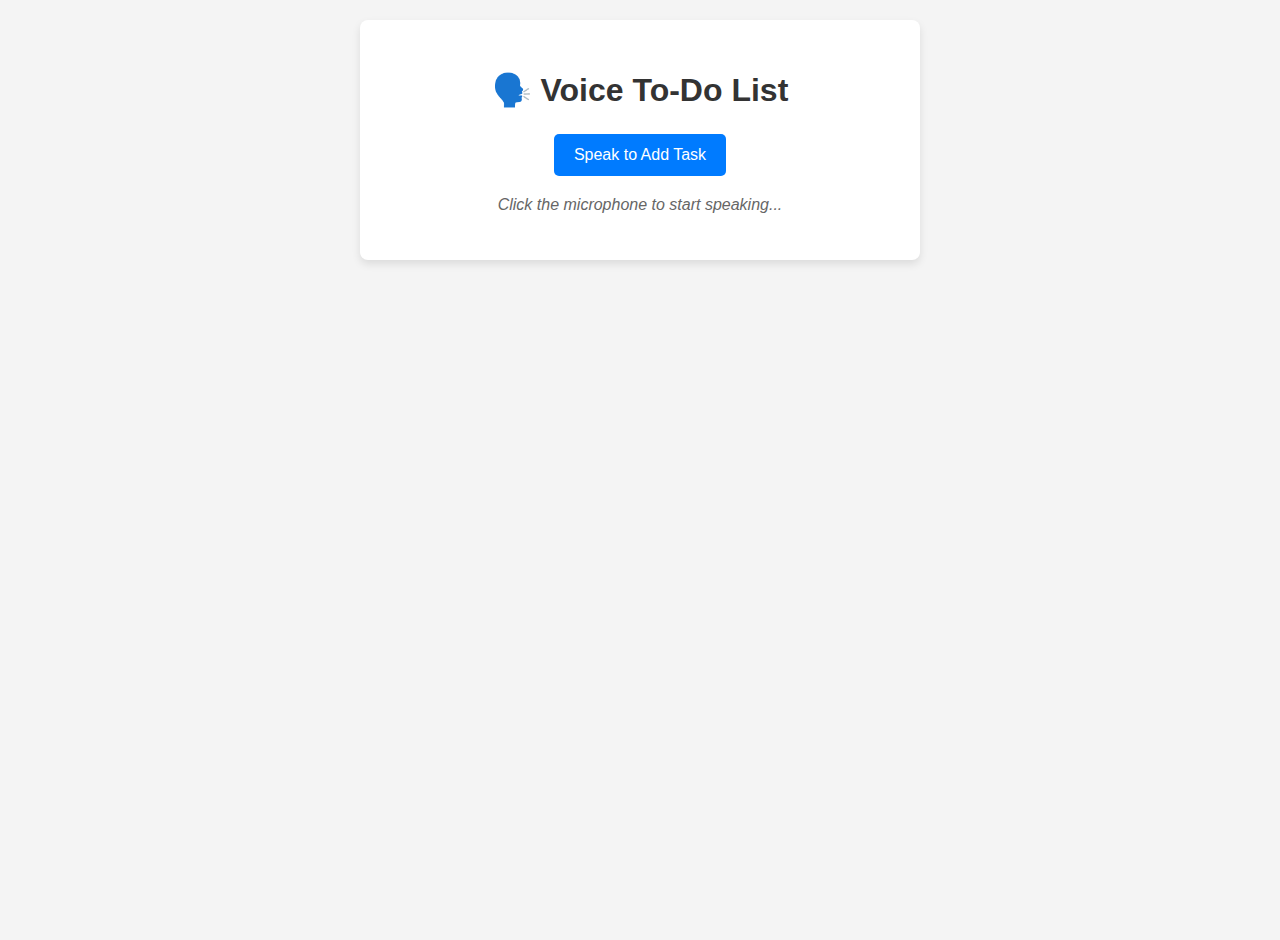
<file: webtodolist/index.html>
<!DOCTYPE html>
<html lang="en">
<head>
    <meta charset="UTF-8">
    <meta name="viewport" content="width=device-width, initial-scale=1.0">
    <title>Voice-Activated To-Do List</title>
    <link rel="stylesheet" href="style.css">
    
</head>
<body>
    <div class="container">
        <h1>🗣️ Voice To-Do List</h1>
        <button id="microphone-btn">Speak to Add Task</button>
        <p id="status">Click the microphone to start speaking...</p>
        <ul id="task-list">
            </ul>
    </div>
<script src="script.js"></script>

    
</body>
</html>
</file>
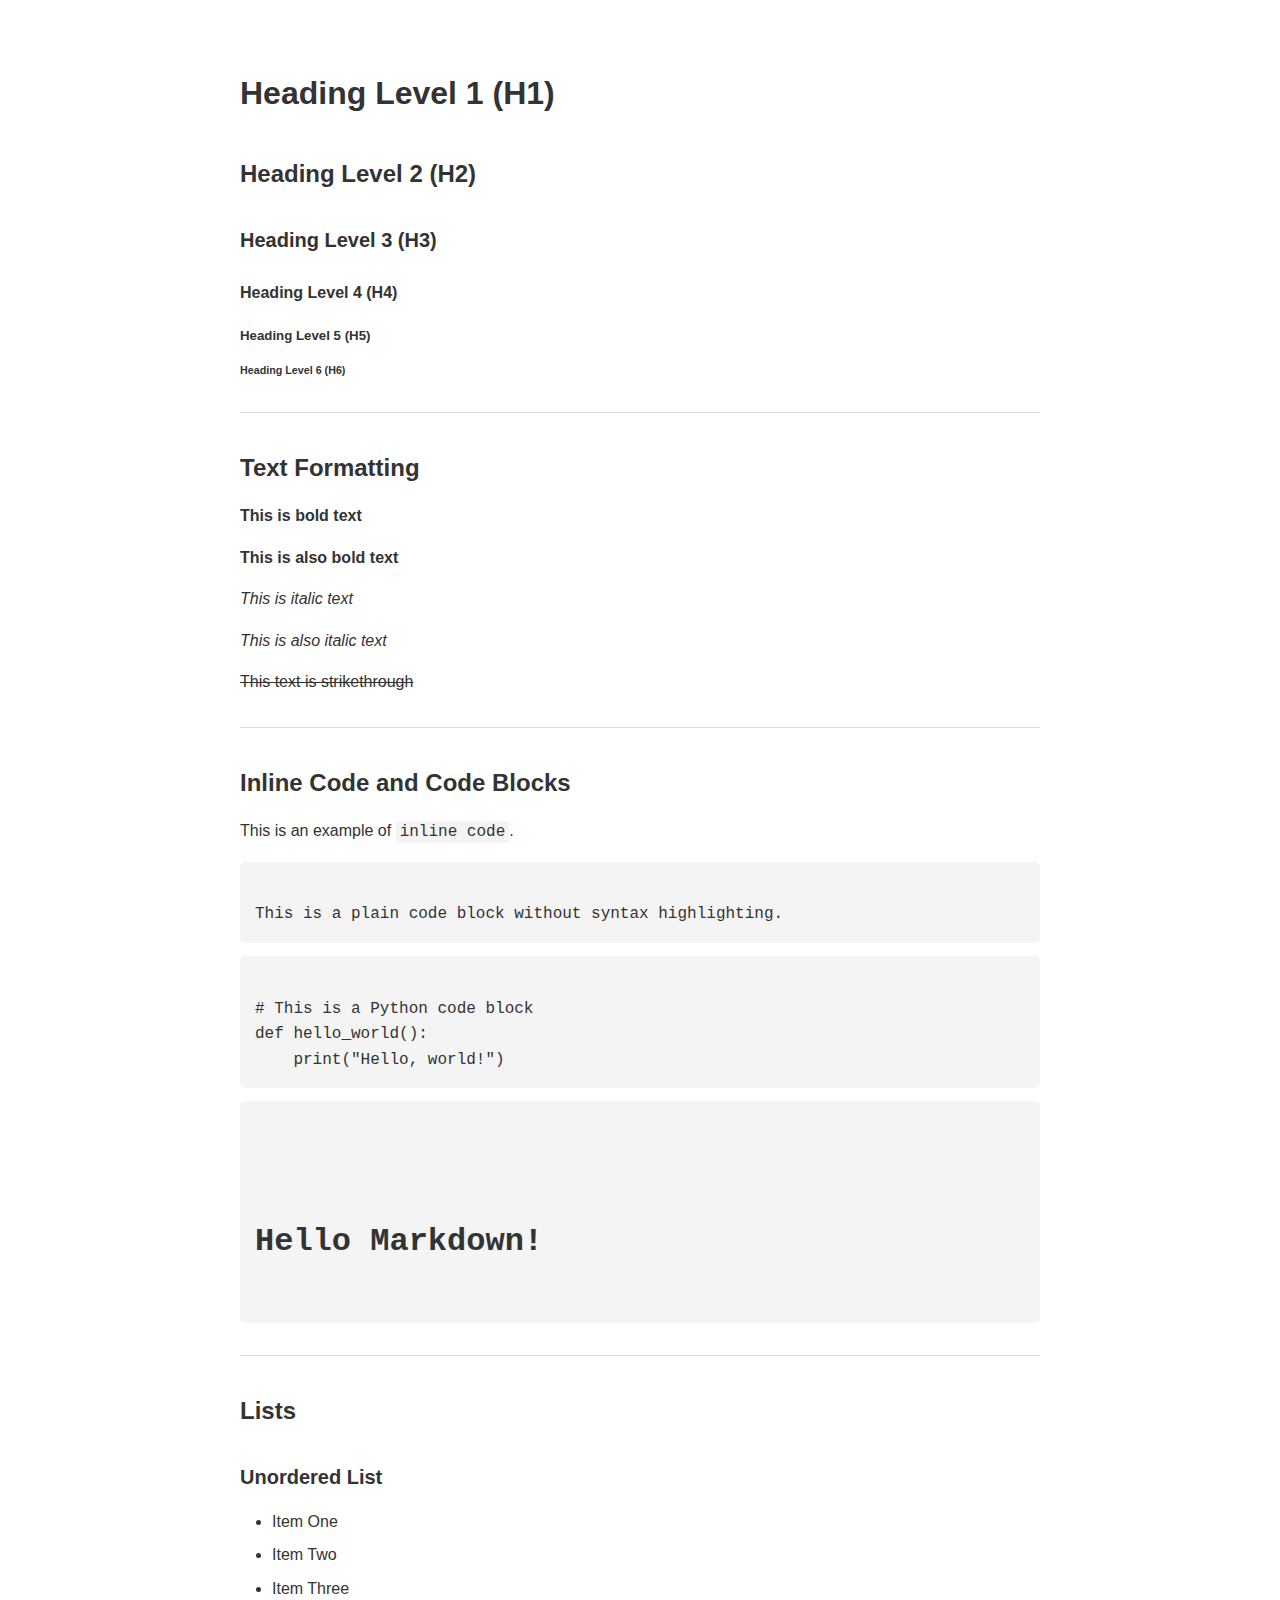
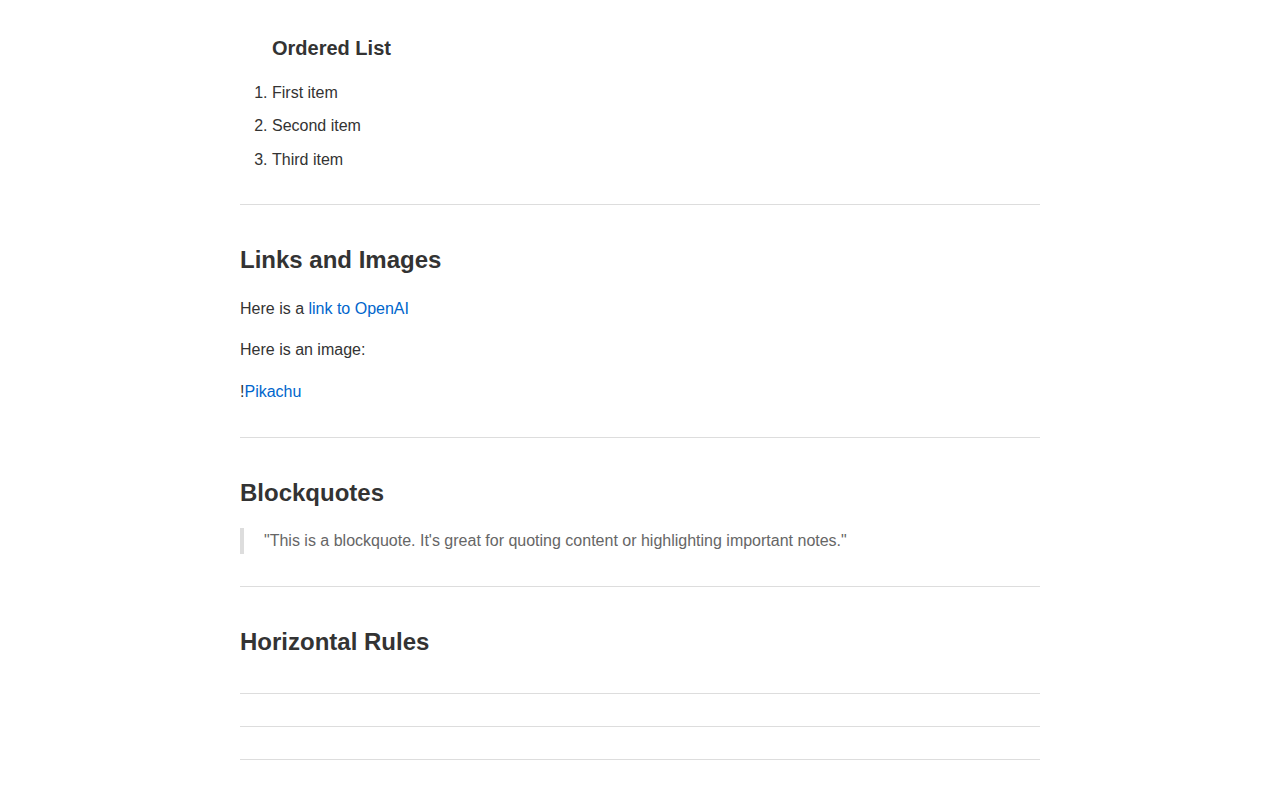
<file: markdown_to_html/markdown.html>
<!DOCTYPE html>
<html lang="en">
<head>
    <meta charset="UTF-8">
    <meta name="viewport" content="width=device-width, initial-scale=1.0">
    <title>mark</title>
    <style>
        body {
            font-family: -apple-system, BlinkMacSystemFont, 'Segoe UI', Roboto, sans-serif;
            line-height: 1.6;
            max-width: 800px;
            margin: 0 auto;
            padding: 20px;
            color: #333;
        }
        h1, h2, h3, h4, h5, h6 {
            margin-top: 1.5em;
            margin-bottom: 0.5em;
        }
        h1 { font-size: 2em; }
        h2 { font-size: 1.5em; }
        h3 { font-size: 1.25em; }
        code {
            background-color: #f4f4f4;
            padding: 2px 4px;
            border-radius: 3px;
            font-family: 'Courier New', Courier, monospace;
        }
        pre {
            background-color: #f4f4f4;
            padding: 15px;
            border-radius: 5px;
            overflow-x: auto;
        }
        pre code {
            background-color: transparent;
            padding: 0;
        }
        blockquote {
            border-left: 4px solid #ddd;
            margin: 0;
            padding-left: 20px;
            color: #666;
        }
        a {
            color: #0066cc;
            text-decoration: none;
        }
        a:hover {
            text-decoration: underline;
        }
        hr {
            border: none;
            height: 1px;
            background-color: #ddd;
            margin: 2em 0;
        }
        img {
            max-width: 100%;
            height: auto;
        }
        ul, ol {
            margin: 1em 0;
            padding-left: 2em;
        }
        li {
            margin: 0.5em 0;
        }
    </style>
</head>
<body>
<h1>Heading Level 1 (H1)</h1>
<h2>Heading Level 2 (H2)</h2>
<h3>Heading Level 3 (H3)</h3>
<h4>Heading Level 4 (H4)</h4>
<h5>Heading Level 5 (H5)</h5>
<h6>Heading Level 6 (H6)</h6>
<hr>
<h2>Text Formatting</h2>
<p><strong>This is bold text</strong>  </p>
<p><strong>This is also bold text</strong></p>
<p><em>This is italic text</em>  </p>
<p><em>This is also italic text</em></p>
<p><del>This text is strikethrough</del></p>
<hr>
<h2>Inline Code and Code Blocks</h2>
<p>This is an example of <code>inline code</code>.</p>
<pre><code>
This is a plain code block without syntax highlighting.
</code></pre>
<pre><code class="language-python">
# This is a Python code block
def hello_world():
    print("Hello, world!")
</code></pre>
<pre><code class="language-html">
<!-- This is an HTML code block -->
<h1>Hello Markdown!</h1>
</code></pre>
<hr>
<h2>Lists</h2>
<h3>Unordered List</h3>
<ul>
<li>Item One</li>
<li>Item Two</li>
<li>Item Three</li>
<h3>Ordered List</h3>
</ul>
<ol>
<li>First item</li>
<li>Second item</li>
<li>Third item</li>
</ol>
<hr>
<h2>Links and Images</h2>
<p>Here is a <a href="https://www.openai.com">link to OpenAI</a></p>
<p>Here is an image:</p>
<p>!<a href="https://upload.wikimedia.org/wikipedia/en/1/17/Pok%C3%A9mon<em>Pikachu</em>art.png">Pikachu</a></p>
<hr>
<h2>Blockquotes</h2>
<blockquote><p>"This is a blockquote. It's great for quoting content or highlighting important notes."</p></blockquote>
<hr>
<h2>Horizontal Rules</h2>
<hr>
<hr>
<hr>
</body>
</html>
</file>
<file: project2/style.css>
* { box-sizing: border-box; margin: 0; padding: 0; }

    body {
      height: 100vh;
      display: flex;
      justify-content: center;   /* Horizontal center */
      align-items: center;       /* Vertical center */
      background: #f5f5f5;
      font-family: Arial, sans-serif;
    }

    .product-card {
      width: 280px;
      border: 1px solid #ddd;
      border-radius: 5px;
      overflow: hidden;
      background: #fff;
      transition: box-shadow 0.2s ease;
    }

    .product-card:hover {
      box-shadow: 0 4px 12px rgba(0, 0, 0, 0.15);
    }

    .product-card img {
      width: 100%;
      display: block;
    }

    .product-info {
      padding: 16px;
    }

    .title {
      font-size: 1rem;
      color: #111;
      height: 2.4em;
      line-height: 1.2;
      overflow: hidden;
      margin-bottom: 8px;
    }

    .price {
      font-size: 1.2rem;
      color: #B12704;
      margin-bottom: 12px;
    }

    .rating {
      color: #FFA41C;
      margin-bottom: 12px;
    }

    .btn {
      display: inline-block;
      padding: 10px 16px;
      background: #FFD814;
      border: 1px solid #FCD200;
      border-radius: 3px;
      text-align: center;
      color: #111;
      text-decoration: none;
      font-weight: bold;
      transition: background 0.2s ease;
    }

    .btn:hover {
      background: #F7CA00;
    }
</file>
<file: webtodolist/style.css>
body {
    font-family: Arial, sans-serif;
    background-color: #f4f4f4;
    display: flex;
    justify-content: center;
    align-items: flex-start;
    min-height: 100vh;
    margin: 20px;
}
.container {
    background-color: #fff;
    padding: 30px;
    border-radius: 8px;
    box-shadow: 0 4px 8px rgba(0, 0, 0, 0.1);
    width: 100%;
    max-width: 500px;
}
h1 {
    text-align: center;
    color: #333;
    margin-bottom: 25px;
}
#microphone-btn {
    background-color: #007bff;
    color: white;
    border: none;
    padding: 12px 20px;
    border-radius: 5px;
    cursor: pointer;
    font-size: 16px;
    display: block;
    margin: 0 auto 20px auto;
    transition: background-color 0.3s ease;
}
#microphone-btn:hover {
    background-color: #0056b3;
}
#microphone-btn:disabled {
    background-color: #cccccc;
    cursor: not-allowed;
}
#status {
    text-align: center;
    margin-bottom: 15px;
    color: #666;
    font-style: italic;
}
ul {
    list-style: none;
    padding: 0;
}
li {
    background-color: #e9ecef;
    padding: 12px 15px;
    margin-bottom: 10px;
    border-radius: 5px;
    display: flex;
    align-items: center; /* Align checkbox and text vertically */
    transition: background-color 0.3s ease;
}
/* Style for completed tasks */
li.completed {
    background-color: #d4edda; /* Light green for completed tasks */
    color: #6c757d;
}
li.completed .task-text { /* Apply strikethrough only to the text span */
    text-decoration: line-through;
}

li input[type="checkbox"] {
    margin-right: 15px; /* Space between checkbox and text */
    min-width: 20px; /* Ensure checkbox is a decent size */
    min-height: 20px;
    cursor: pointer;
    accent-color: #007bff; /* Color for the checkbox when checked */
}

li .task-text {
    flex-grow: 1; /* Allows text to take up available space */
    word-break: break-word; /* Prevents long words from overflowing */
}
li .delete-btn {
    background-color: #dc3545;
    color: white;
    border: none;
    padding: 5px 10px;
    border-radius: 3px;
    cursor: pointer;
    font-size: 14px;
    margin-left: 10px;
}
li .delete-btn:hover {
    background-color: #c82333;
}
</file>
